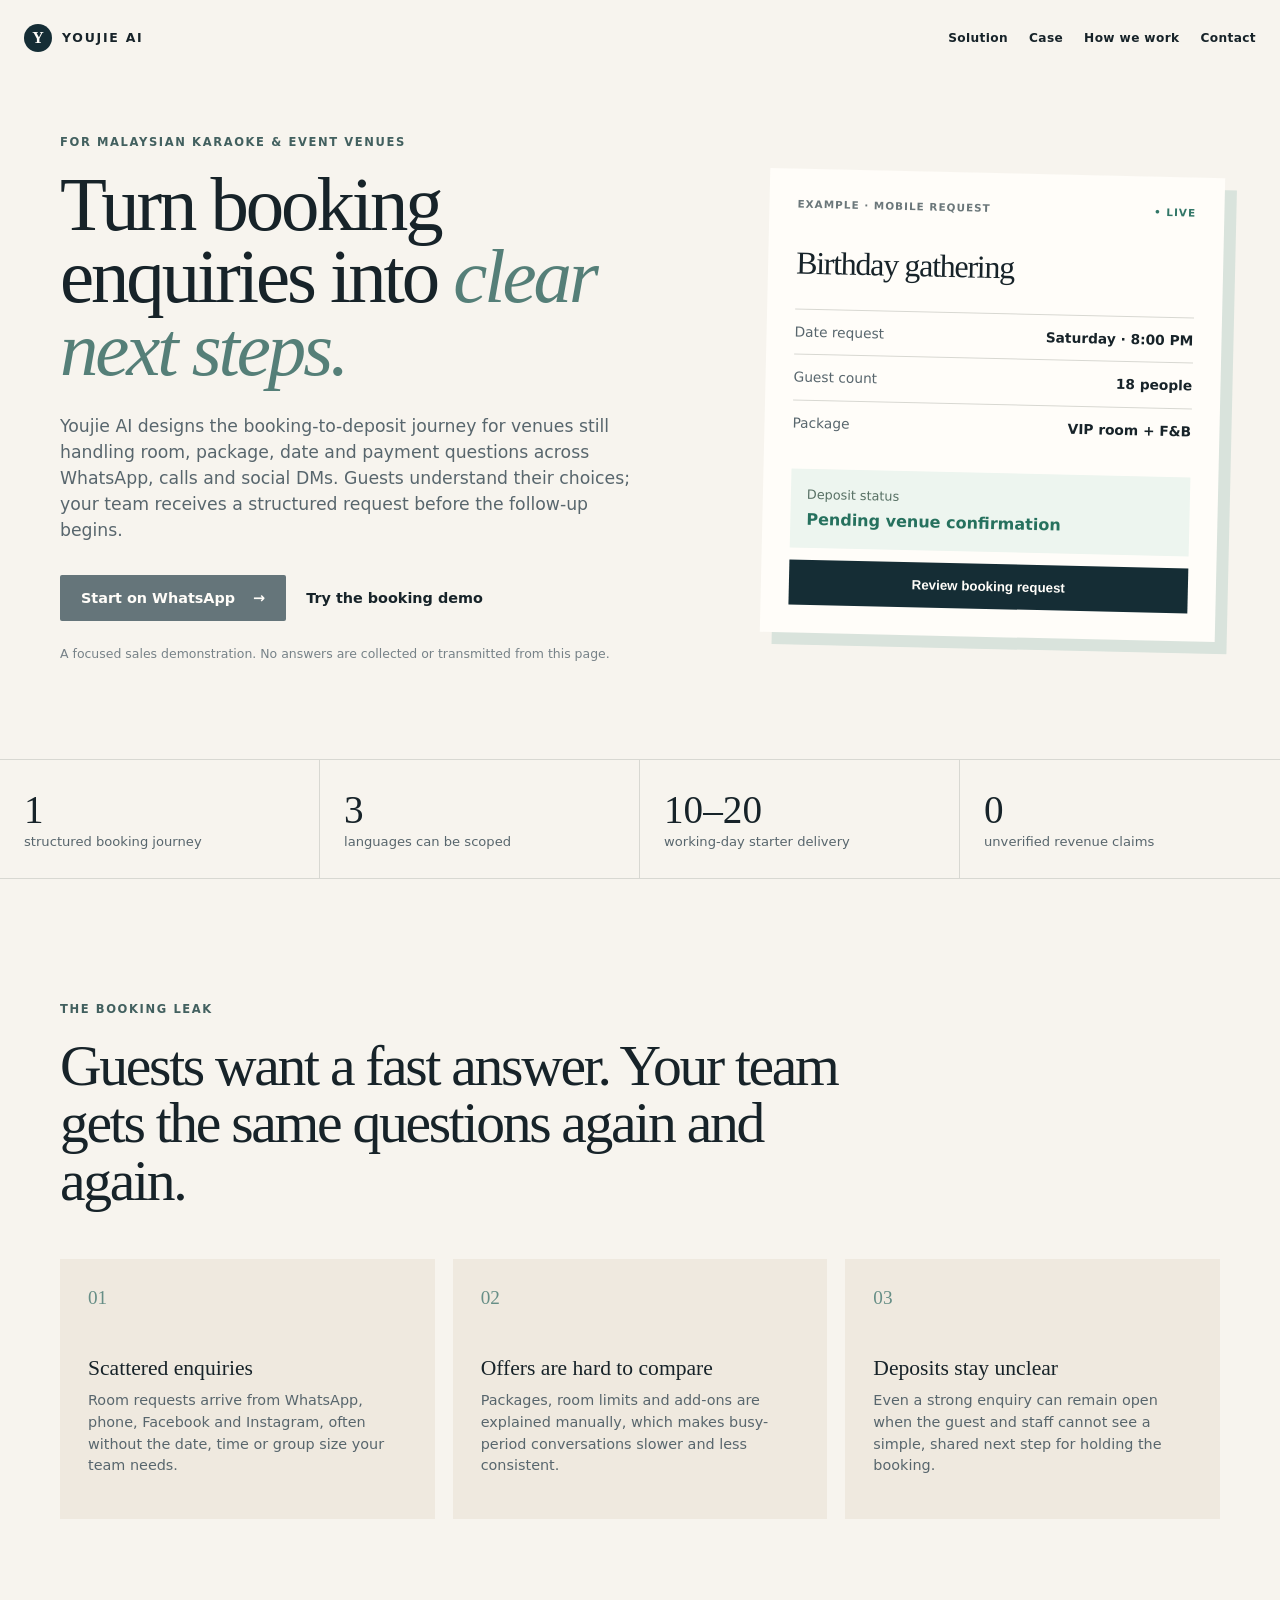
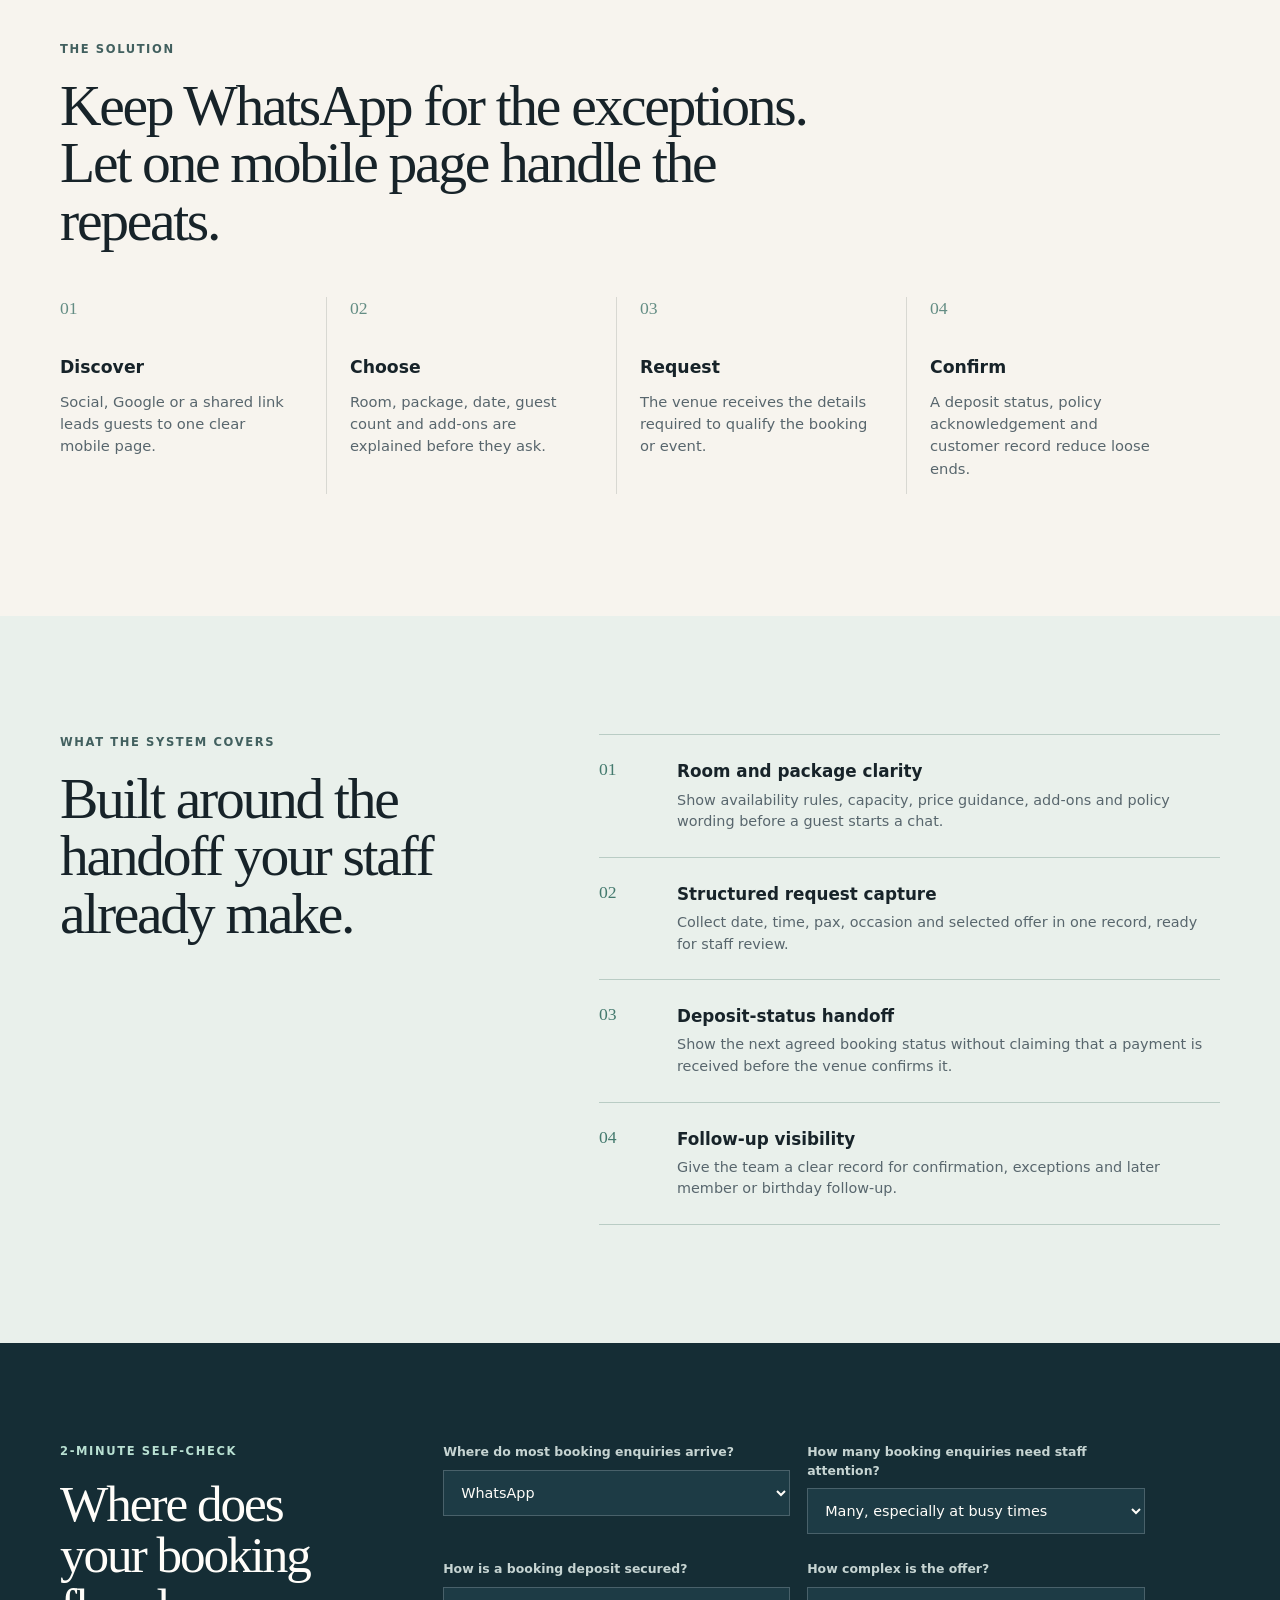
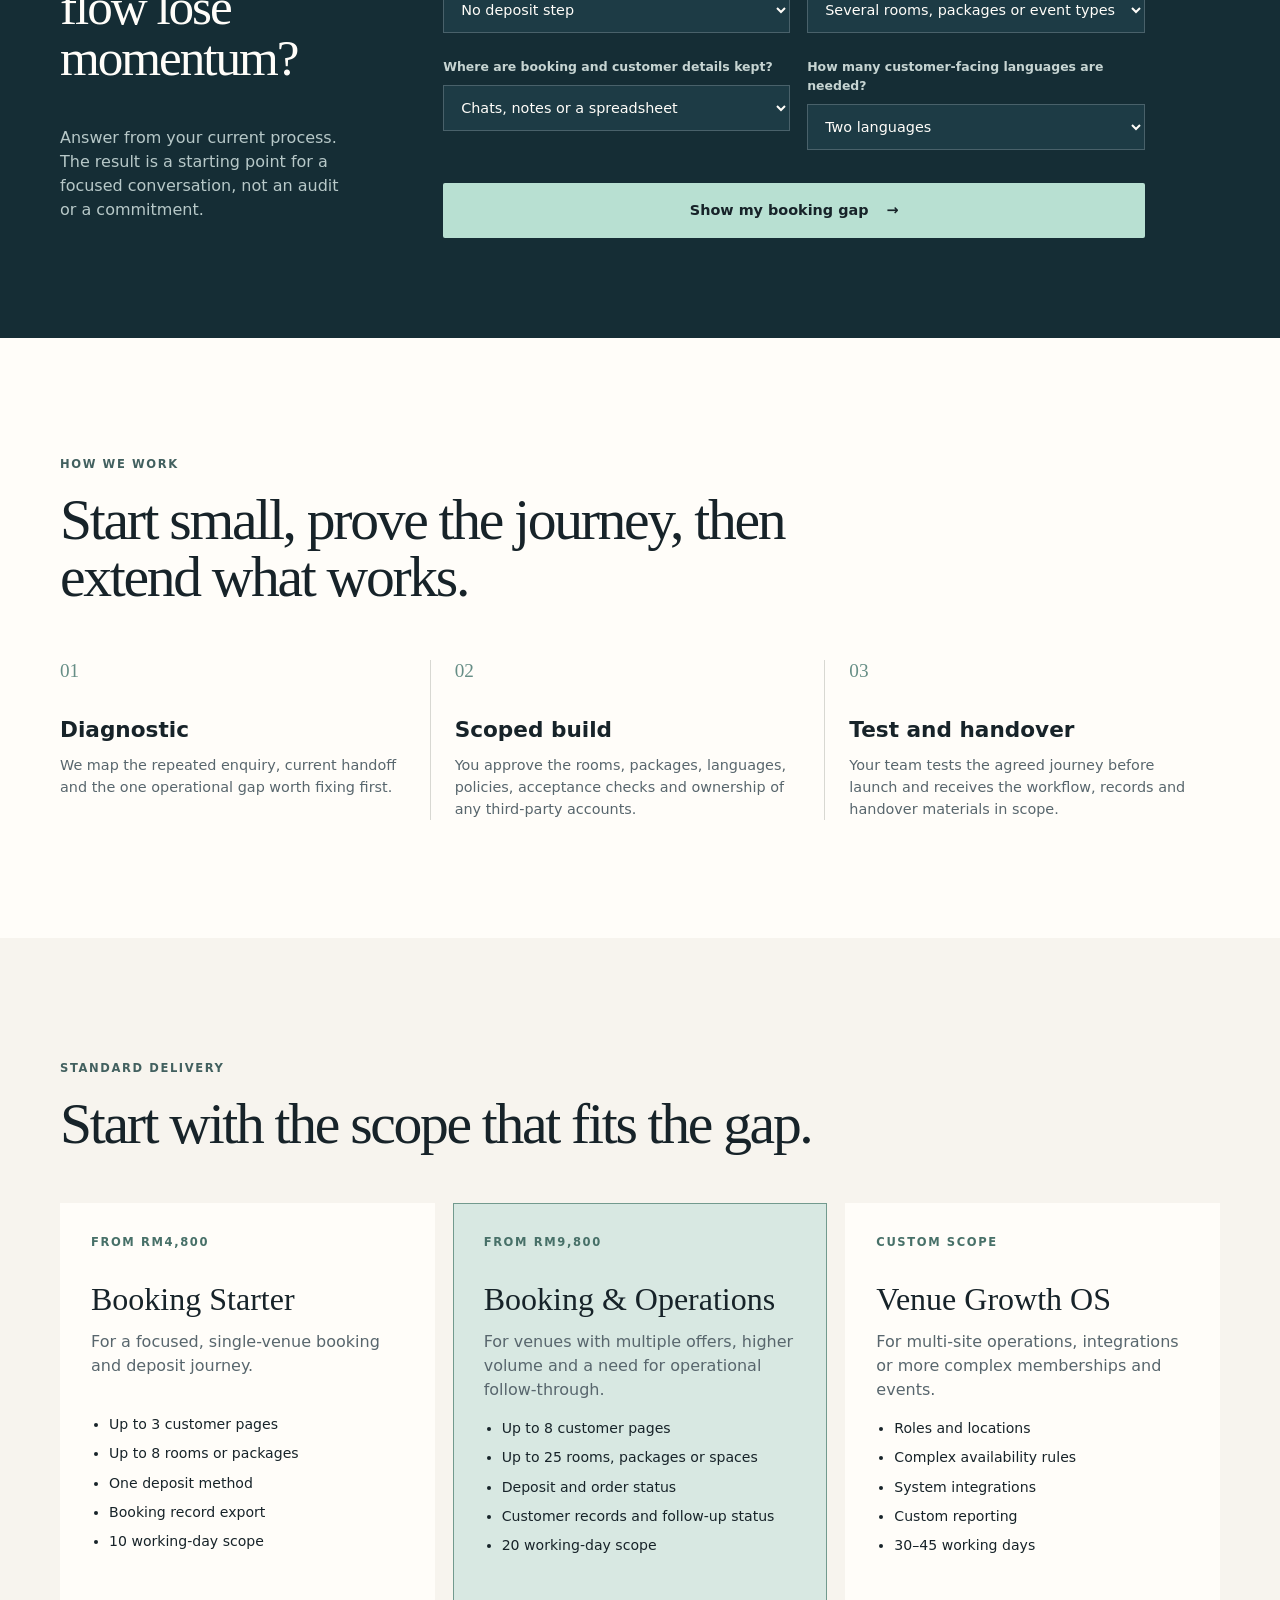
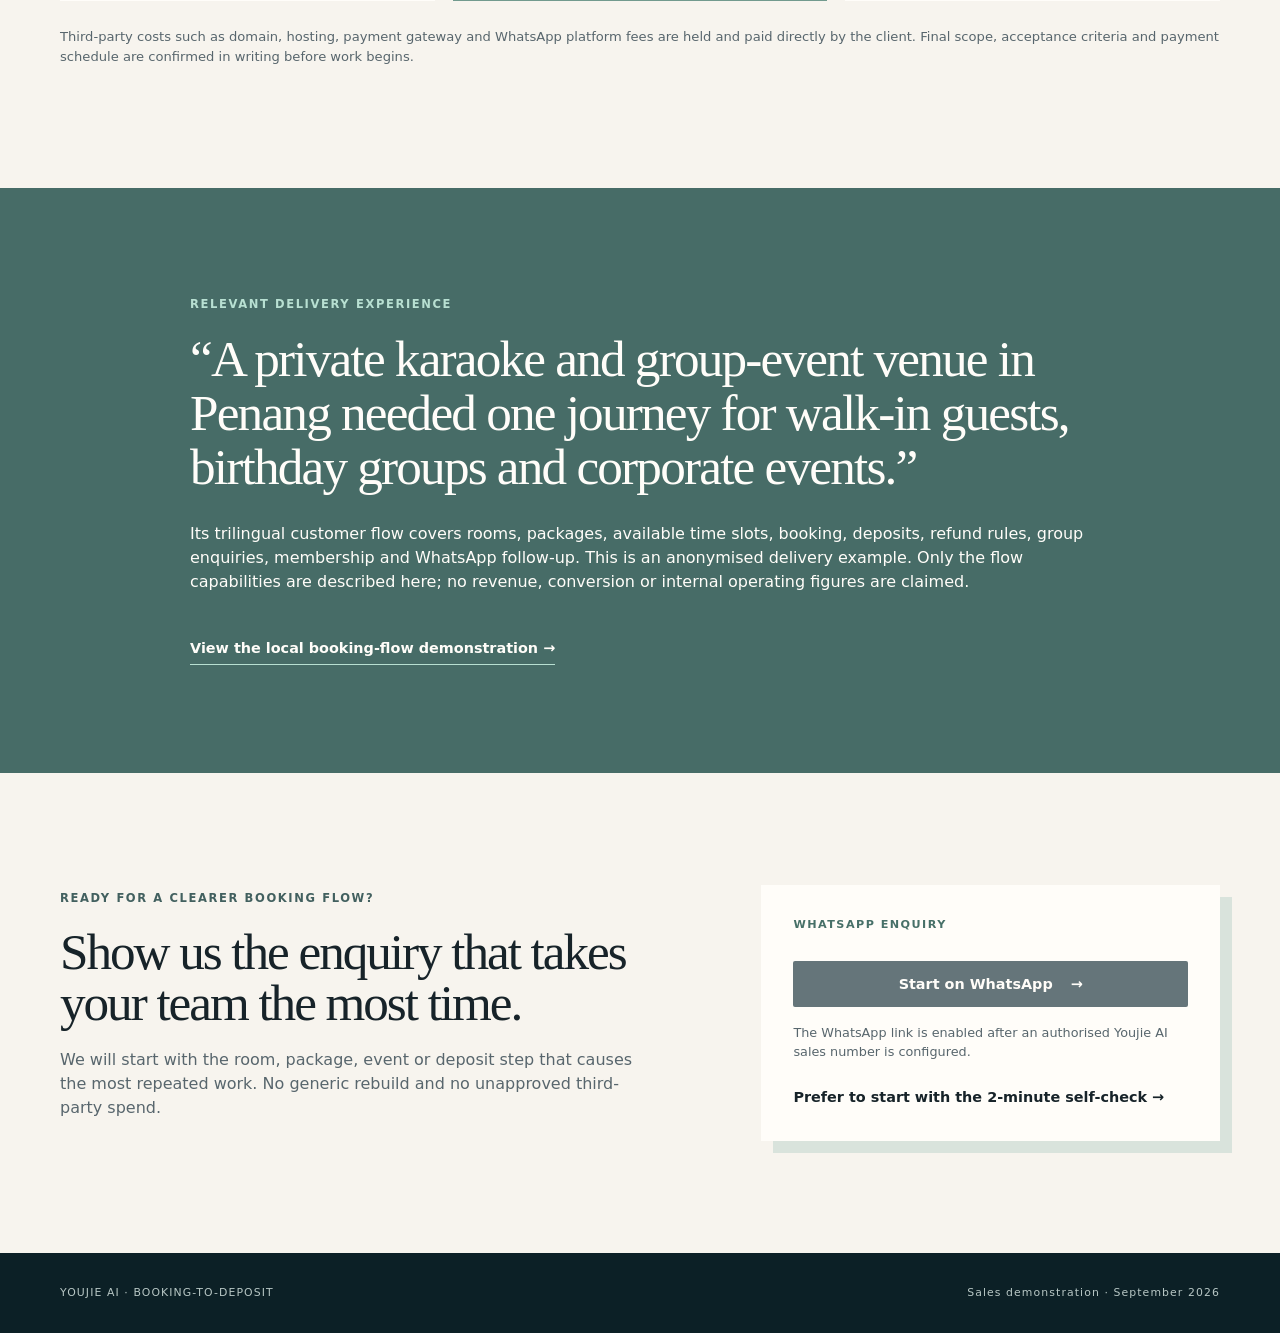
<file: index.html>
<!doctype html>
<html lang="en">
  <head>
    <meta charset="utf-8">
    <meta name="viewport" content="width=device-width, initial-scale=1">
    <meta name="description" content="Youjie AI helps Malaysian karaoke and event venues turn enquiries into structured, deposit-ready bookings.">
    <meta name="sales-whatsapp" content="">
    <title>Youjie AI | Booking-to-Deposit for Malaysian venues</title>
    <link rel="stylesheet" href="styles.css">
  </head>
  <body>
    <header class="site-header">
      <a class="brand" href="#top" aria-label="Youjie AI home"><span class="brand-mark">Y</span> YOUJIE AI</a>
      <nav class="header-nav" aria-label="Main navigation"><a href="#solution">Solution</a><a href="#case">Case</a><a href="#process">How we work</a><a href="#contact">Contact</a></nav>
    </header>

    <main id="top">
      <section class="hero section-shell">
        <div class="hero-copy">
          <p class="eyebrow">FOR MALAYSIAN KARAOKE &amp; EVENT VENUES</p>
          <h1>Turn booking enquiries into <em>clear next steps.</em></h1>
          <p class="hero-summary">Youjie AI designs the booking-to-deposit journey for venues still handling room, package, date and payment questions across WhatsApp, calls and social DMs. Guests understand their choices; your team receives a structured request before the follow-up begins.</p>
          <div class="hero-actions">
          <a class="button button-primary" href="#contact" data-whatsapp-cta>Start on WhatsApp <span aria-hidden="true">→</span></a>
          <a class="button button-quiet" href="booking-demo/index.html">Try the booking demo</a>
          </div>
          <p class="fine-print">A focused sales demonstration. No answers are collected or transmitted from this page.</p>
        </div>
        <aside class="hero-card" aria-label="Example booking status">
          <div class="card-topline"><span>EXAMPLE · MOBILE REQUEST</span><span class="status-dot">LIVE</span></div>
          <h2>Birthday gathering</h2>
          <dl>
            <div><dt>Date request</dt><dd>Saturday · 8:00 PM</dd></div>
            <div><dt>Guest count</dt><dd>18 people</dd></div>
            <div><dt>Package</dt><dd>VIP room + F&amp;B</dd></div>
          </dl>
          <div class="deposit-row"><span>Deposit status</span><strong>Pending venue confirmation</strong></div>
          <button class="mock-button" type="button" aria-disabled="true">Review booking request</button>
        </aside>
      </section>

      <section class="proof-strip">
        <div><strong>1</strong><span>structured booking journey</span></div>
        <div><strong>3</strong><span>languages can be scoped</span></div>
        <div><strong>10–20</strong><span>working-day starter delivery</span></div>
        <div><strong>0</strong><span>unverified revenue claims</span></div>
      </section>

      <section id="problem" class="section-shell problem-section">
        <div class="section-intro"><p class="eyebrow">THE BOOKING LEAK</p><h2>Guests want a fast answer. Your team gets the same questions again and again.</h2></div>
        <div class="problem-grid">
          <article><span>01</span><h3>Scattered enquiries</h3><p>Room requests arrive from WhatsApp, phone, Facebook and Instagram, often without the date, time or group size your team needs.</p></article>
          <article><span>02</span><h3>Offers are hard to compare</h3><p>Packages, room limits and add-ons are explained manually, which makes busy-period conversations slower and less consistent.</p></article>
          <article><span>03</span><h3>Deposits stay unclear</h3><p>Even a strong enquiry can remain open when the guest and staff cannot see a simple, shared next step for holding the booking.</p></article>
        </div>
      </section>

      <section id="solution" class="section-shell journey-section">
        <div class="section-intro">
          <p class="eyebrow">THE SOLUTION</p>
          <h2>Keep WhatsApp for the exceptions.<br>Let one mobile page handle the repeats.</h2>
        </div>
        <ol class="journey-grid">
          <li><span>01</span><h3>Discover</h3><p>Social, Google or a shared link leads guests to one clear mobile page.</p></li>
          <li><span>02</span><h3>Choose</h3><p>Room, package, date, guest count and add-ons are explained before they ask.</p></li>
          <li><span>03</span><h3>Request</h3><p>The venue receives the details required to qualify the booking or event.</p></li>
          <li><span>04</span><h3>Confirm</h3><p>A deposit status, policy acknowledgement and customer record reduce loose ends.</p></li>
        </ol>
      </section>

      <section class="features-section"><div class="section-shell features-layout"><div class="section-intro"><p class="eyebrow">WHAT THE SYSTEM COVERS</p><h2>Built around the handoff your staff already make.</h2></div><div class="feature-list"><article><strong>01</strong><div><h3>Room and package clarity</h3><p>Show availability rules, capacity, price guidance, add-ons and policy wording before a guest starts a chat.</p></div></article><article><strong>02</strong><div><h3>Structured request capture</h3><p>Collect date, time, pax, occasion and selected offer in one record, ready for staff review.</p></div></article><article><strong>03</strong><div><h3>Deposit-status handoff</h3><p>Show the next agreed booking status without claiming that a payment is received before the venue confirms it.</p></div></article><article><strong>04</strong><div><h3>Follow-up visibility</h3><p>Give the team a clear record for confirmation, exceptions and later member or birthday follow-up.</p></div></article></div></div></section>

      <section id="diagnostic" class="diagnostic-section">
        <div class="section-shell diagnostic-layout">
          <div class="diagnostic-copy">
            <p class="eyebrow eyebrow-light">2-MINUTE SELF-CHECK</p>
            <h2>Where does your booking flow lose momentum?</h2>
            <p>Answer from your current process. The result is a starting point for a focused conversation, not an audit or a commitment.</p>
          </div>
          <form id="diagnostic-form" class="diagnostic-form">
            <label>Where do most booking enquiries arrive?
              <select name="enquiryChannel" required>
                <option value="whatsapp">WhatsApp</option>
                <option value="phone">Phone call</option>
                <option value="dm">Facebook / Instagram DM</option>
                <option value="form">Website form</option>
                <option value="online">Self-service online booking</option>
              </select>
            </label>
            <label>How many booking enquiries need staff attention?
              <select name="enquiryVolume" required>
                <option value="high">Many, especially at busy times</option>
                <option value="medium">A manageable but regular volume</option>
                <option value="low">Only a few each week</option>
              </select>
            </label>
            <label>How is a booking deposit secured?
              <select name="depositMethod" required>
                <option value="none">No deposit step</option>
                <option value="manual">Manual bank-transfer follow-up</option>
                <option value="invoice">Invoice or payment link sent manually</option>
                <option value="online">Online deposit in the booking flow</option>
              </select>
            </label>
            <label>How complex is the offer?
              <select name="offers" required>
                <option value="many">Several rooms, packages or event types</option>
                <option value="some">A few rooms or packages</option>
                <option value="few">One simple offer</option>
              </select>
            </label>
            <label>Where are booking and customer details kept?
              <select name="records" required>
                <option value="spreadsheet">Chats, notes or a spreadsheet</option>
                <option value="none">No consistent record</option>
                <option value="crm">A structured booking or customer system</option>
              </select>
            </label>
            <label>How many customer-facing languages are needed?
              <select name="languages" required>
                <option value="two">Two languages</option>
                <option value="one">One language</option>
                <option value="three">Three languages</option>
              </select>
            </label>
            <button class="button button-accent" type="submit">Show my booking gap <span aria-hidden="true">→</span></button>
          </form>
        </div>
      </section>

      <section id="result" class="result-section section-shell" hidden aria-live="polite">
        <div class="result-label">YOUR INDICATIVE RESULT</div>
        <div class="result-grid">
          <div class="score-card"><span id="score-number">00</span><span>/100 booking-flow gap</span></div>
          <div><p class="eyebrow">RECOMMENDED STARTING POINT</p><h2 id="result-tier">Booking Starter</h2><p id="result-price" class="result-price">RM4,800</p><p id="result-gap"></p></div>
        </div>
        <div class="priority-panel"><h3>First priorities</h3><ul id="result-priorities"></ul></div>
        <div class="result-actions"><button id="brief-button" class="button button-primary" type="button">Download discussion brief</button><a class="text-link" href="#scope">View standard scope <span aria-hidden="true">→</span></a></div>
      </section>

      <section id="process" class="process-section"><div class="section-shell"><div class="section-intro"><p class="eyebrow">HOW WE WORK</p><h2>Start small, prove the journey, then extend what works.</h2></div><ol class="process-grid"><li><span>01</span><h3>Diagnostic</h3><p>We map the repeated enquiry, current handoff and the one operational gap worth fixing first.</p></li><li><span>02</span><h3>Scoped build</h3><p>You approve the rooms, packages, languages, policies, acceptance checks and ownership of any third-party accounts.</p></li><li><span>03</span><h3>Test and handover</h3><p>Your team tests the agreed journey before launch and receives the workflow, records and handover materials in scope.</p></li></ol></div></section>

      <section id="scope" class="section-shell scope-section">
        <div class="section-intro"><p class="eyebrow">STANDARD DELIVERY</p><h2>Start with the scope that fits the gap.</h2></div>
        <div class="scope-grid">
          <article class="scope-card"><p class="scope-kicker">FROM RM4,800</p><h3>Booking Starter</h3><p>For a focused, single-venue booking and deposit journey.</p><ul><li>Up to 3 customer pages</li><li>Up to 8 rooms or packages</li><li>One deposit method</li><li>Booking record export</li><li>10 working-day scope</li></ul></article>
          <article class="scope-card featured"><p class="scope-kicker">FROM RM9,800</p><h3>Booking &amp; Operations</h3><p>For venues with multiple offers, higher volume and a need for operational follow-through.</p><ul><li>Up to 8 customer pages</li><li>Up to 25 rooms, packages or spaces</li><li>Deposit and order status</li><li>Customer records and follow-up status</li><li>20 working-day scope</li></ul></article>
          <article class="scope-card"><p class="scope-kicker">CUSTOM SCOPE</p><h3>Venue Growth OS</h3><p>For multi-site operations, integrations or more complex memberships and events.</p><ul><li>Roles and locations</li><li>Complex availability rules</li><li>System integrations</li><li>Custom reporting</li><li>30–45 working days</li></ul></article>
        </div>
        <p class="scope-note">Third-party costs such as domain, hosting, payment gateway and WhatsApp platform fees are held and paid directly by the client. Final scope, acceptance criteria and payment schedule are confirmed in writing before work begins.</p>
      </section>

      <section id="case" class="case-section"><div class="section-shell case-layout"><p class="eyebrow eyebrow-light">RELEVANT DELIVERY EXPERIENCE</p><blockquote>“A private karaoke and group-event venue in Penang needed one journey for walk-in guests, birthday groups and corporate events.”</blockquote><p>Its trilingual customer flow covers rooms, packages, available time slots, booking, deposits, refund rules, group enquiries, membership and WhatsApp follow-up. This is an anonymised delivery example. Only the flow capabilities are described here; no revenue, conversion or internal operating figures are claimed.</p><a class="case-link" href="booking-demo/index.html">View the local booking-flow demonstration <span aria-hidden="true">→</span></a></div></section>

      <section id="contact" class="contact-section"><div class="section-shell contact-layout"><div><p class="eyebrow">READY FOR A CLEARER BOOKING FLOW?</p><h2>Show us the enquiry that takes your team the most time.</h2><p>We will start with the room, package, event or deposit step that causes the most repeated work. No generic rebuild and no unapproved third-party spend.</p></div><div class="contact-card"><p class="contact-label">WHATSAPP ENQUIRY</p><a class="button button-primary" href="#contact" data-whatsapp-cta>Start on WhatsApp <span aria-hidden="true">→</span></a><p id="whatsapp-status" class="contact-note">The WhatsApp link is enabled after an authorised Youjie AI sales number is configured.</p><a class="text-link" href="#diagnostic">Prefer to start with the 2-minute self-check <span aria-hidden="true">→</span></a></div></div></section>
    </main>

    <footer><div class="section-shell footer-inner"><span>YOUJIE AI · BOOKING-TO-DEPOSIT</span><span>Sales demonstration · September 2026</span></div></footer>
    <script type="module" src="app.mjs"></script>
  </body>
</html>
</file>
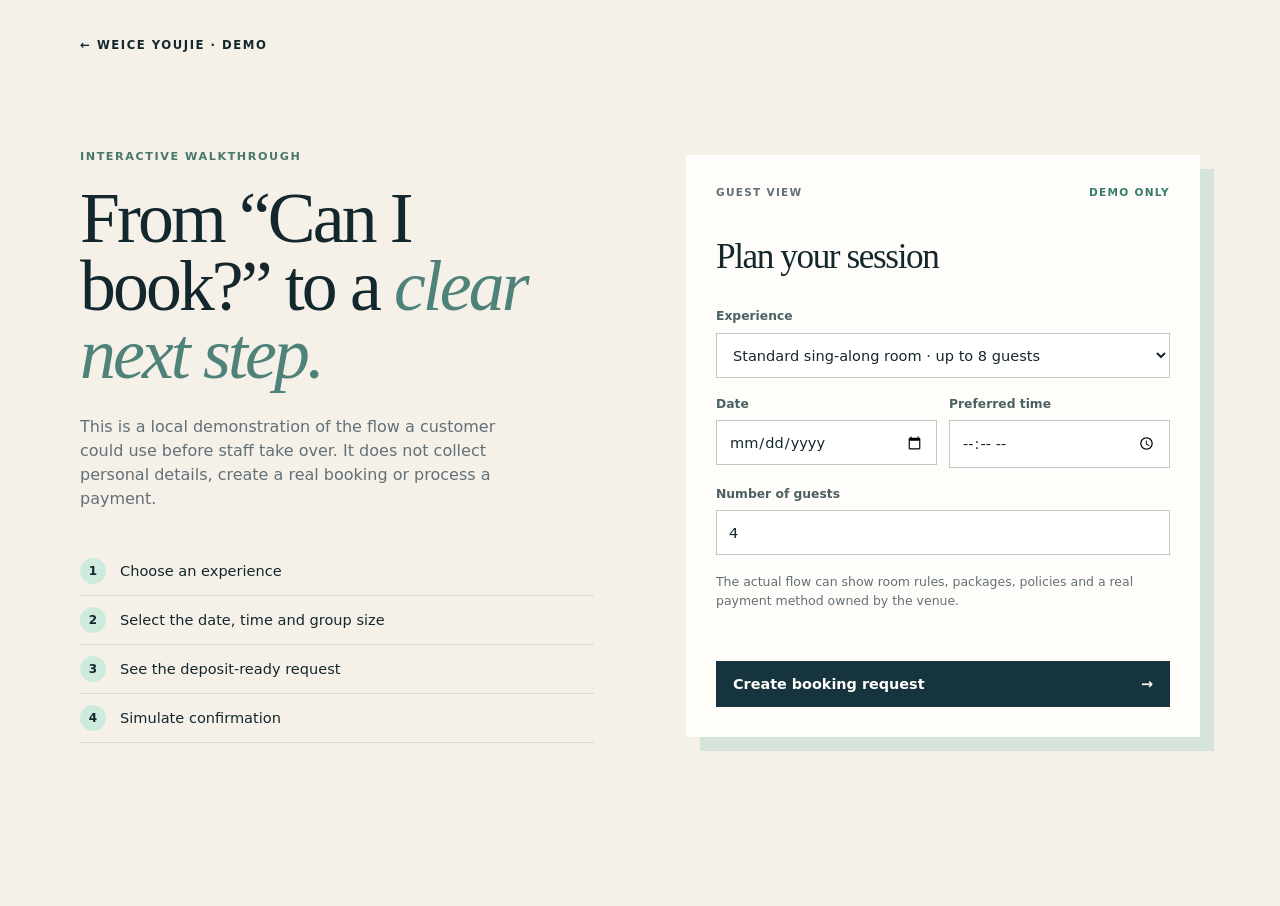
<file: booking-demo/index.html>
<!doctype html>
<html lang="en">
  <head>
    <meta charset="utf-8">
    <meta name="viewport" content="width=device-width, initial-scale=1">
    <meta name="description" content="Local demonstration of a booking-to-deposit customer journey.">
    <title>Booking-to-Deposit Demo | Youjie AI</title>
    <link rel="stylesheet" href="demo.css?v=20261007-mobile">
  </head>
  <body>
    <main class="page-shell">
      <a class="brand" href="../index.html">← WEICE YOUJIE · DEMO</a>
      <div class="demo-grid">
        <section class="intro">
          <p class="eyebrow">INTERACTIVE WALKTHROUGH</p>
          <h1>From “Can I book?” to a <em>clear next step.</em></h1>
          <p>This is a local demonstration of the flow a customer could use before staff take over. It does not collect personal details, create a real booking or process a payment.</p>
          <ol class="steps"><li><span>1</span> Choose an experience</li><li><span>2</span> Select the date, time and group size</li><li><span>3</span> See the deposit-ready request</li><li><span>4</span> Simulate confirmation</li></ol>
        </section>
        <section class="booking-card" aria-label="Booking demonstration">
          <div class="card-header"><span>GUEST VIEW</span><strong>DEMO ONLY</strong></div>
          <div id="form-panel">
            <h2>Plan your session</h2>
            <form id="booking-form">
              <label>Experience
                <select name="experience" required>
                  <option value="standard">Standard sing-along room · up to 8 guests</option>
                  <option value="vip">VIP celebration room · up to 20 guests</option>
                  <option value="function">Function room · up to 60 guests</option>
                  <option value="event">Private event enquiry · up to 120 guests</option>
                </select>
              </label>
              <div class="two-columns"><label>Date<input name="date" type="date" required></label><label>Preferred time<input name="time" type="time" required></label></div>
              <label>Number of guests<input name="guests" type="number" min="1" value="4" required></label>
              <p class="notice">The actual flow can show room rules, packages, policies and a real payment method owned by the venue.</p>
              <p id="form-error" class="error" role="alert"></p>
              <button type="submit">Create booking request <span>→</span></button>
            </form>
          </div>
          <div id="result-panel" hidden aria-live="polite">
            <p class="eyebrow">REQUEST CREATED</p>
            <h2 id="experience-name"></h2>
            <p id="booking-summary" class="summary"></p>
            <dl><div><dt>Reference</dt><dd id="reference"></dd></div><div><dt>Deposit</dt><dd id="deposit"></dd></div><div><dt>Status</dt><dd id="status"></dd></div></dl>
            <div class="handover"><strong>What the team receives</strong><span>Selected experience, date, time, group size, deposit status and a structured record for follow-up.</span></div>
            <button id="confirm-button" type="button">Simulate deposit confirmation <span>→</span></button>
            <button id="restart-button" class="text-button" type="button">Start again</button>
          </div>
        </section>
      </div>
    </main>
    <script type="module" src="demo.mjs"></script>
  </body>
</html>
</file>
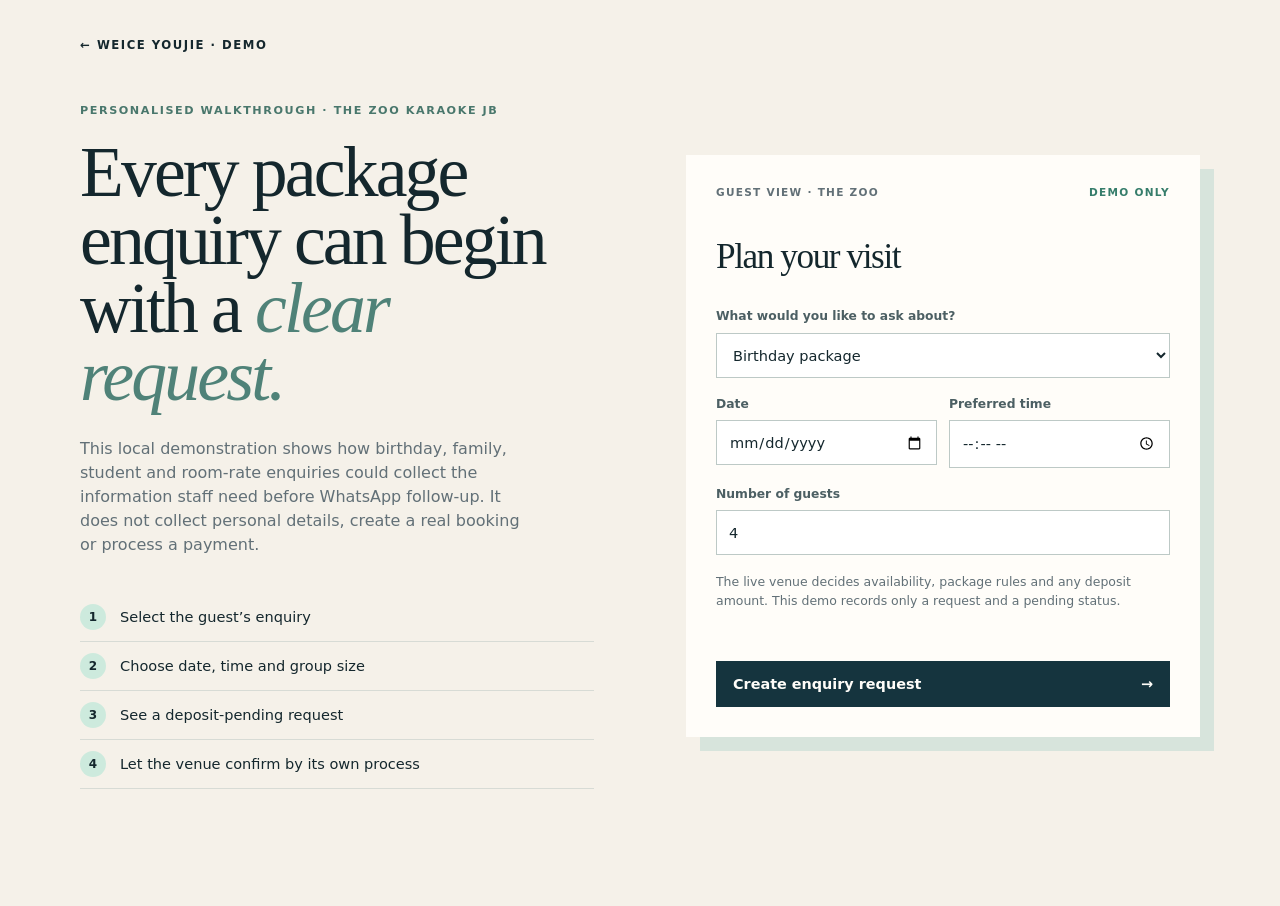
<file: booking-demo/the-zoo/index.html>
<!doctype html>
<html lang="en">
  <head>
    <meta charset="utf-8">
    <meta name="viewport" content="width=device-width, initial-scale=1">
    <meta name="description" content="A local, non-production booking workflow demonstration prepared for The Zoo Karaoke JB.">
    <title>The Zoo booking-flow demo | Youjie AI</title>
    <link rel="stylesheet" href="../demo.css?v=20261007-mobile">
  </head>
  <body>
    <main class="page-shell">
      <a class="brand" href="../../index.html">← WEICE YOUJIE · DEMO</a>
      <div class="demo-grid">
        <section class="intro">
          <p class="eyebrow">PERSONALISED WALKTHROUGH · THE ZOO KARAOKE JB</p>
          <h1>Every package enquiry can begin with a <em>clear request.</em></h1>
          <p>This local demonstration shows how birthday, family, student and room-rate enquiries could collect the information staff need before WhatsApp follow-up. It does not collect personal details, create a real booking or process a payment.</p>
          <ol class="steps"><li><span>1</span> Select the guest’s enquiry</li><li><span>2</span> Choose date, time and group size</li><li><span>3</span> See a deposit-pending request</li><li><span>4</span> Let the venue confirm by its own process</li></ol>
        </section>
        <section class="booking-card" aria-label="The Zoo booking-flow demonstration">
          <div class="card-header"><span>GUEST VIEW · THE ZOO</span><strong>DEMO ONLY</strong></div>
          <div id="form-panel">
            <h2>Plan your visit</h2>
            <form id="booking-form">
              <label>What would you like to ask about?
                <select name="offer" required>
                  <option value="birthday">Birthday package</option>
                  <option value="family">Family package</option>
                  <option value="student">Student price</option>
                  <option value="rate">Room rate</option>
                </select>
              </label>
              <div class="two-columns"><label>Date<input name="date" type="date" required></label><label>Preferred time<input name="time" type="time" required></label></div>
              <label>Number of guests<input name="guests" type="number" min="1" value="4" required></label>
              <p class="notice">The live venue decides availability, package rules and any deposit amount. This demo records only a request and a pending status.</p>
              <p id="form-error" class="error" role="alert"></p>
              <button type="submit">Create enquiry request <span>→</span></button>
            </form>
          </div>
          <div id="result-panel" hidden aria-live="polite">
            <p class="eyebrow">REQUEST CREATED</p>
            <h2 id="offer-name"></h2>
            <p id="booking-summary" class="summary"></p>
            <dl><div><dt>Reference</dt><dd id="reference"></dd></div><div><dt>Deposit</dt><dd id="deposit"></dd></div><div><dt>Status</dt><dd id="status"></dd></div></dl>
            <div class="handover"><strong>What the team receives</strong><span>The selected enquiry, preferred date and time, group size, and a deposit-pending status for the venue’s own follow-up.</span></div>
            <button id="confirm-button" type="button">Simulate venue confirmation <span>→</span></button>
            <button id="restart-button" class="text-button" type="button">Start again</button>
          </div>
        </section>
      </div>
    </main>
    <script type="module" src="demo.mjs"></script>
  </body>
</html>
</file>
<file: styles.css>
:root { --ink:#172329; --muted:#58666d; --paper:#f7f4ee; --white:#fffdf9; --line:#d8d8d2; --night:#152d35; --teal:#b8e0d2; --mint:#d9f1e6; --amber:#e9b97b; --serif:Georgia,'Times New Roman',serif; --sans:Inter,ui-sans-serif,system-ui,-apple-system,BlinkMacSystemFont,'Segoe UI',sans-serif; }
* { box-sizing:border-box; }
html { scroll-behavior:smooth; }
body { margin:0; color:var(--ink); background:var(--paper); font-family:var(--sans); line-height:1.5; }
.section-shell { width:min(1160px,calc(100% - 48px)); margin:0 auto; }
.site-header { height:76px; width:min(1240px,calc(100% - 48px)); margin:auto; display:flex; align-items:center; justify-content:space-between; }
.brand { color:var(--ink); font-size:.78rem; letter-spacing:.14em; font-weight:800; text-decoration:none; display:flex; align-items:center; gap:10px; }
.brand-mark { width:28px; height:28px; display:grid; place-items:center; color:var(--white); background:var(--night); border-radius:50%; font-family:var(--serif); font-size:1rem; letter-spacing:0; }
.header-link,.text-link { color:var(--ink); text-decoration:none; font-size:.9rem; font-weight:700; }
.header-nav { display:flex; align-items:center; gap:21px; }.header-nav a { color:var(--ink); text-decoration:none; font-size:.76rem; font-weight:800; letter-spacing:.03em; }.header-nav a:hover,.text-link:hover,.case-link:hover { color:#477b71; }
.hero { min-height:590px; display:grid; grid-template-columns:1.15fr .85fr; gap:90px; align-items:center; padding:58px 0 82px; }
.eyebrow { color:#42605f; font-size:.72rem; font-weight:800; letter-spacing:.14em; margin:0 0 18px; }
.eyebrow-light { color:var(--teal); }
h1,h2,h3,p { margin-top:0; }
h1,h2 { font-family:var(--serif); font-weight:400; letter-spacing:-.04em; }
h1 { font-size:clamp(3.3rem,6vw,5.8rem); line-height:.94; max-width:750px; margin-bottom:28px; }
h1 em { color:#557f78; font-weight:400; }
.hero-summary { max-width:570px; font-size:1.08rem; color:var(--muted); }
.hero-actions { display:flex; align-items:center; gap:20px; margin-top:32px; }
.button { border:0; border-radius:2px; cursor:pointer; display:inline-flex; justify-content:center; gap:18px; align-items:center; padding:15px 21px; text-decoration:none; font:700 .9rem var(--sans); transition:transform .18s ease,background .18s ease; }
.button:hover { transform:translateY(-2px); }
.button-primary { background:var(--night); color:var(--white); }
.button-quiet { color:var(--ink); background:transparent; padding-left:0; }
.button-accent { width:100%; margin-top:8px; background:var(--teal); color:var(--ink); }
.fine-print { color:#778288; font-size:.78rem; margin-top:24px; }
.hero-card { background:var(--white); padding:28px; box-shadow:12px 12px 0 #d9e3dc; transform:rotate(1.3deg); }
.card-topline { display:flex; justify-content:space-between; color:#6b777a; font-size:.65rem; letter-spacing:.1em; font-weight:800; }
.status-dot { color:#317667; }.status-dot::before { content:'• '; }
.hero-card h2 { font-size:2rem; margin:26px 0 22px; }
dl { margin:0; } dl div { display:flex; justify-content:space-between; gap:12px; padding:12px 0; border-top:1px solid var(--line); font-size:.86rem; } dt { color:var(--muted); } dd { margin:0; font-weight:700; text-align:right; }
.deposit-row { margin-top:23px; padding:16px; background:#edf5ef; display:flex; flex-direction:column; gap:4px; font-size:.8rem; color:#577064; }.deposit-row strong { color:#26715e; font-size:1rem; }
.mock-button { width:100%; border:0; margin-top:12px; padding:15px; background:var(--night); color:var(--white); font-weight:700; }
.proof-strip { display:grid; grid-template-columns:repeat(4,1fr); border-top:1px solid var(--line); border-bottom:1px solid var(--line); }.proof-strip div { min-height:116px; padding:27px max(24px,calc((100vw - 1160px)/8)); display:flex; flex-direction:column; border-right:1px solid var(--line); }.proof-strip div:last-child{border-right:0}.proof-strip strong { font:2.45rem var(--serif); }.proof-strip span { color:var(--muted); font-size:.82rem; }
.problem-section { padding:122px 0 0; }.problem-grid { display:grid; grid-template-columns:repeat(3,1fr); gap:18px; margin-top:50px; }.problem-grid article { background:#efe9df; min-height:260px; padding:28px; }.problem-grid span,.process-grid span { color:#668e86; font:1.2rem var(--serif); }.problem-grid h3 { font:1.35rem var(--serif); margin:45px 0 9px; }.problem-grid p { color:var(--muted); font-size:.9rem; }
.journey-section,.scope-section { padding:122px 0; }.section-intro h2 { font-size:clamp(2.4rem,4.5vw,4.2rem); line-height:1; max-width:810px; margin-bottom:0; }
.journey-grid { list-style:none; padding:48px 0 0; margin:0; display:grid; grid-template-columns:repeat(4,1fr); }.journey-grid li { padding:0 28px 0 0; margin-right:23px; border-right:1px solid var(--line); }.journey-grid li:last-child { border:0; }.journey-grid span { color:#648d84; font:1.1rem var(--serif); }.journey-grid h3 { margin:34px 0 10px; font-size:1.08rem; }.journey-grid p { color:var(--muted); font-size:.92rem; }
.features-section { background:#e9f0eb; padding:118px 0; }.features-layout { display:grid; grid-template-columns:.85fr 1.15fr; gap:80px; }.feature-list { border-top:1px solid #b9ccc4; }.feature-list article { display:grid; grid-template-columns:68px 1fr; gap:10px; padding:24px 0; border-bottom:1px solid #b9ccc4; }.feature-list strong { color:#447a6e; font:1.1rem var(--serif); }.feature-list h3 { margin:0 0 5px; font-size:1.05rem; }.feature-list p { margin:0; color:var(--muted); font-size:.9rem; }
.diagnostic-section { color:var(--white); background:var(--night); padding:100px 0; }.diagnostic-layout { display:grid; grid-template-columns:.8fr 1.2fr; gap:84px; }.diagnostic-copy h2 { font-size:clamp(2.6rem,4vw,3.8rem); line-height:1; }.diagnostic-copy p:not(.eyebrow) { color:#b7c8c8; max-width:420px; }.diagnostic-form { display:grid; grid-template-columns:1fr 1fr; gap:17px; }.diagnostic-form label { color:#c6d4d2; display:flex; flex-direction:column; gap:8px; font-size:.78rem; font-weight:700; }.diagnostic-form select { border:1px solid #49616a; border-radius:0; color:var(--white); background:#1d3b45; padding:13px; font:400 .9rem var(--sans); }.diagnostic-form option{background:#1d3b45}.diagnostic-form .button { grid-column:span 2; }
.result-section { padding:92px 0 115px; }.result-label,.scope-kicker { color:#477068; font-size:.72rem; font-weight:800; letter-spacing:.14em; }.result-grid { display:grid; grid-template-columns:260px 1fr; gap:68px; align-items:center; margin:22px 0 40px; }.score-card { width:220px; aspect-ratio:1; border-radius:50%; background:var(--mint); display:flex; flex-direction:column; justify-content:center; align-items:center; text-align:center; }.score-card span:first-child { font:4.8rem var(--serif); line-height:1; }.score-card span:last-child { max-width:90px; color:#547067; font-size:.72rem; }.result-grid h2 { font-size:3.3rem; margin-bottom:4px; }.result-price { font-weight:800; margin-bottom:17px; }.result-grid p:last-child { color:var(--muted); max-width:690px; }.priority-panel { border-left:3px solid var(--amber); padding:10px 0 10px 22px; }.priority-panel h3 { margin-bottom:10px; }.priority-panel ul { margin:0; padding-left:18px; color:var(--muted); }.priority-panel li+li{margin-top:6px}.result-actions { margin-top:38px; display:flex; gap:28px; align-items:center; }
.scope-grid { display:grid; grid-template-columns:repeat(3,1fr); gap:18px; margin-top:50px; }.scope-card { background:var(--white); padding:30px; min-height:390px; border:1px solid transparent; }.scope-card.featured { background:#d8e8e2; border-color:#729a8e; }.scope-card h3 { font:2rem var(--serif); margin:30px 0 12px; }.scope-card p:not(.scope-kicker) { color:var(--muted); min-height:68px; }.scope-card ul { padding-left:18px; font-size:.88rem; }.scope-card li+li { margin-top:8px; }.scope-note { color:var(--muted); font-size:.82rem; margin:26px 0 0; }
.process-section { padding:118px 0; background:var(--white); }.process-grid { list-style:none; margin:54px 0 0; padding:0; display:grid; grid-template-columns:repeat(3,1fr); gap:24px; }.process-grid li { padding:0 30px 0 0; border-right:1px solid var(--line); }.process-grid li:last-child { border:0; }.process-grid h3 { margin:30px 0 9px; font-size:1.35rem; }.process-grid p { margin:0; color:var(--muted); font-size:.9rem; }
.case-section { color:var(--white); background:#476c67; padding:108px 0; }.case-layout { max-width:900px; }.case-layout blockquote { font:clamp(2.1rem,4vw,3.7rem)/1.06 var(--serif); letter-spacing:-.035em; margin:0 0 28px; }.case-layout p:last-child { color:#d8e8e2; max-width:750px; }
.case-link { color:var(--white); display:inline-block; margin-top:28px; font-size:.9rem; font-weight:800; text-decoration:none; border-bottom:1px solid var(--teal); padding-bottom:4px; }
.contact-section { padding:112px 0; }.contact-layout { display:grid; grid-template-columns:1fr .75fr; align-items:center; gap:90px; }.contact-layout h2 { font-size:clamp(2.5rem,4vw,4rem); line-height:1; margin-bottom:20px; }.contact-layout p:not(.eyebrow) { color:var(--muted); max-width:580px; }.contact-card { background:var(--white); padding:32px; box-shadow:12px 12px 0 #d9e3dc; }.contact-label { color:#477068!important; font-size:.7rem; letter-spacing:.13em; font-weight:800; }.contact-card .button { width:100%; margin:16px 0; }.contact-note { font-size:.8rem; margin:0 0 24px; }.button[aria-disabled="true"] { background:#65757a; cursor:not-allowed; pointer-events:none; }
footer { background:#0c2026; color:#b8c7c5; }.footer-inner { height:80px; display:flex; align-items:center; justify-content:space-between; font-size:.68rem; letter-spacing:.1em; }
[hidden] { display:none !important; }
@media (max-width:800px) { .site-header,.section-shell { width:min(100% - 34px,1160px); }.site-header { height:64px; }.header-nav { gap:12px; }.header-nav a { font-size:.67rem; }.header-nav a:not(:last-child) { display:none; }.hero { min-height:auto; grid-template-columns:1fr; gap:58px; padding:50px 0 72px; } h1 { font-size:3.45rem; }.hero-card { width:min(100% - 13px,420px); justify-self:center; }.proof-strip { grid-template-columns:1fr 1fr; }.proof-strip div { min-height:100px; padding:22px 17px; }.proof-strip div:nth-child(2) { border-right:0; }.proof-strip div:nth-child(-n+2) { border-bottom:1px solid var(--line); }.problem-section,.journey-section,.scope-section { padding:78px 0; }.problem-section { padding-bottom:0; }.problem-grid,.journey-grid,.diagnostic-layout,.features-layout,.contact-layout { grid-template-columns:1fr; }.problem-grid { margin-top:36px; }.problem-grid article { min-height:0; }.problem-grid h3 { margin-top:28px; }.journey-grid { gap:24px; }.journey-grid li { border:0; border-bottom:1px solid var(--line); margin:0; padding:0 0 22px; }.journey-grid h3 { margin:16px 0 8px; }.features-section,.process-section { padding:78px 0; }.features-layout { gap:40px; }.diagnostic-section { padding:76px 0; }.diagnostic-layout { gap:35px; }.diagnostic-form { grid-template-columns:1fr; }.diagnostic-form .button { grid-column:auto; }.result-section { padding:72px 0; }.result-grid { grid-template-columns:1fr; gap:35px; }.scope-grid,.process-grid { grid-template-columns:1fr; margin-top:36px; }.scope-card { min-height:0; }.scope-card p:not(.scope-kicker) { min-height:auto; }.process-grid { gap:26px; }.process-grid li { border:0; border-bottom:1px solid var(--line); padding:0 0 24px; }.contact-layout { gap:44px; }.contact-section { padding:78px 0; }.footer-inner { height:auto; padding:25px 0; gap:8px; align-items:flex-start; flex-direction:column; } }
</file>
<file: booking-demo/demo.css>
:root { --ink:#14272d; --muted:#627077; --paper:#f5f1e9; --white:#fffdf9; --night:#15343e; --mint:#cdeadd; --line:#d7dbd5; --serif:Georgia,'Times New Roman',serif; --sans:Inter,ui-sans-serif,system-ui,-apple-system,BlinkMacSystemFont,'Segoe UI',sans-serif; }
* { box-sizing:border-box; } body { margin:0; background:var(--paper); color:var(--ink); font-family:var(--sans); line-height:1.5; }.page-shell { width:min(1120px,calc(100% - 44px)); margin:auto; padding:32px 0 70px; }.brand { color:var(--ink); text-decoration:none; font-size:.73rem; font-weight:800; letter-spacing:.13em; }.demo-grid { min-height:calc(100vh - 120px); display:grid; grid-template-columns:1fr 1fr; gap:92px; align-items:center; }.eyebrow { color:#49776c; font-size:.7rem; font-weight:800; letter-spacing:.14em; margin:0 0 18px; }h1,h2 { font-family:var(--serif); font-weight:400; letter-spacing:-.04em; }h1 { font-size:clamp(3.1rem,5.6vw,5.25rem); line-height:.95; margin:0 0 26px; }h1 em { color:#4f8278; }.intro>p:not(.eyebrow) { color:var(--muted); max-width:460px; }.steps { list-style:none; padding:20px 0 0; margin:0; }.steps li { display:flex; align-items:center; gap:14px; padding:11px 0; border-bottom:1px solid var(--line); font-size:.91rem; }.steps span { display:grid; place-items:center; width:26px; height:26px; border-radius:50%; background:var(--mint); font-size:.75rem; font-weight:800; }.booking-card { padding:30px; background:var(--white); box-shadow:14px 14px 0 #d7e4dc; }.card-header { display:flex; justify-content:space-between; font-size:.66rem; color:var(--muted); font-weight:800; letter-spacing:.12em; }.card-header strong { color:#367d6b; }h2 { font-size:2.2rem; margin:30px 0 24px; }form { display:grid; gap:17px; }label { display:flex; flex-direction:column; gap:7px; font-size:.77rem; color:#4c5f63; font-weight:800; }input,select { border:1px solid #bdc9c6; background:#fff; padding:12px; min-height:45px; font:400 .91rem var(--sans); color:var(--ink); border-radius:0; }.two-columns { display:grid; grid-template-columns:1fr 1fr; gap:12px; }.notice { font-size:.78rem; color:var(--muted); margin:1px 0; }.error { color:#a23931; min-height:1.2em; font-size:.82rem; margin:0; }button { border:0; cursor:pointer; background:var(--night); color:var(--white); padding:15px 17px; text-align:left; display:flex; justify-content:space-between; font:700 .9rem var(--sans); }dl { margin:0; border-top:1px solid var(--line); }dl div { display:flex; justify-content:space-between; gap:20px; padding:12px 0; border-bottom:1px solid var(--line); font-size:.86rem; }dt { color:var(--muted); }dd { margin:0; font-weight:800; text-align:right; }.summary { color:var(--muted); margin-top:-12px; }.handover { display:flex; flex-direction:column; gap:4px; margin:20px 0; background:#edf7f0; padding:15px; color:#4c7168; font-size:.8rem; }.handover strong { color:#1d6757; }.text-button { padding:14px 0 0; background:transparent; color:var(--ink); font-size:.82rem; }[hidden] { display:none!important; }@media(max-width:760px){.page-shell{width:min(100% - 32px,1120px);padding-top:24px}.demo-grid{grid-template-columns:1fr;gap:50px;padding:50px 0}.booking-card{padding:23px}h1{font-size:3.35rem}}

/* Keep both demonstrations within a phone viewport, including long references and native date fields. */
@media (max-width: 760px) {
  .page-shell { width: calc(100% - 32px); }
  .demo-grid { grid-template-columns: minmax(0, 1fr); }
  .intro, .booking-card { min-width: 0; }
  .two-columns { grid-template-columns: minmax(0, 1fr); }
  input, select { width: 100%; min-width: 0; }
  dd { min-width: 0; overflow-wrap: anywhere; }
}
</file>
